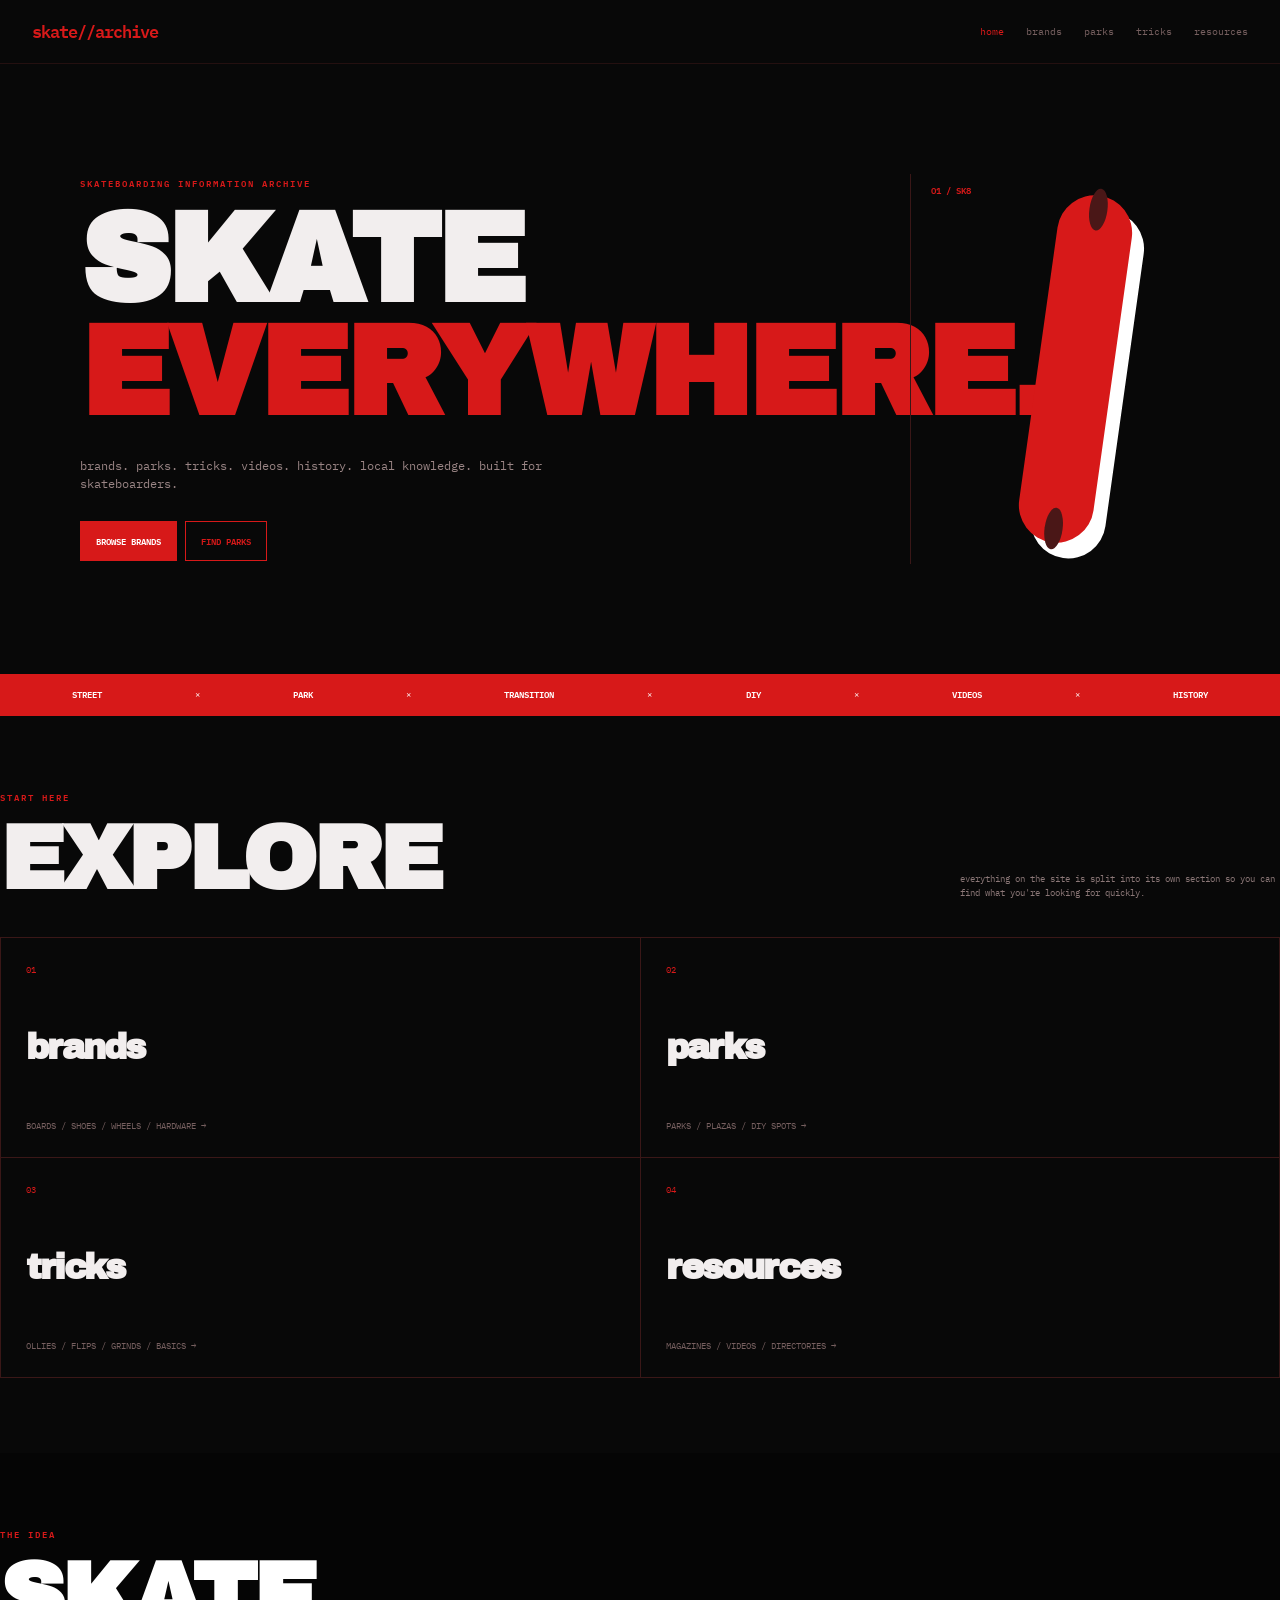
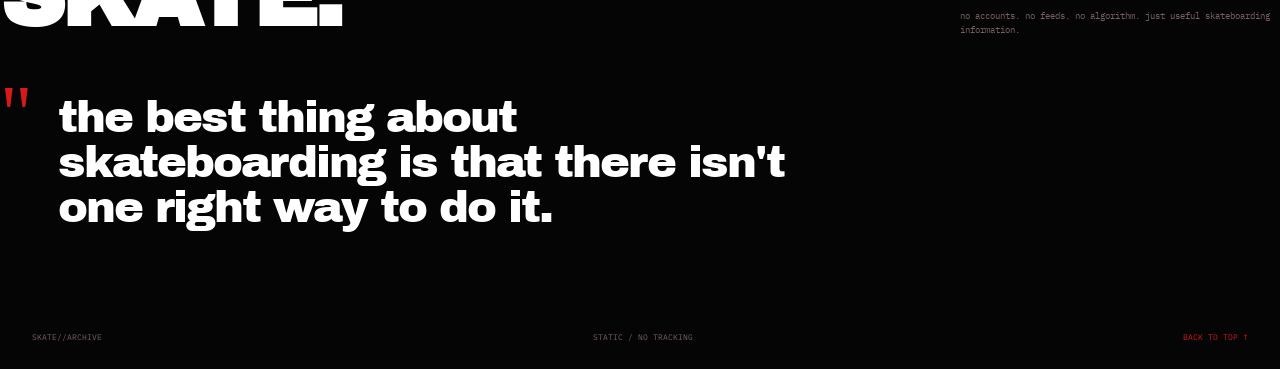
<file: index.html>
<!DOCTYPE html>
<html lang="en">
<head>
  <meta charset="UTF-8">
  <meta name="viewport" content="width=device-width, initial-scale=1.0">
  <title>skate//archive</title>
  <link rel="stylesheet" href="style.css">
</head>

<body>

<header class="site-header">
  <a href="index.html" class="logo">skate//archive</a>

  <nav class="main-nav">
    <a href="index.html" class="active">home</a>
    <a href="brands.html">brands</a>
    <a href="parks.html">parks</a>
    <a href="tricks.html">tricks</a>
    <a href="resources.html">resources</a>
  </nav>
</header>

<main>

  <section class="hero">
    <div class="hero-copy">

      <p class="eyebrow">skateboarding information archive</p>

      <h1>
        SKATE<br>
        <span>EVERYWHERE.</span>
      </h1>

      <p class="intro">
        brands. parks. tricks. videos. history.
        local knowledge. built for skateboarders.
      </p>

      <div class="actions">
        <a href="brands.html" class="button">browse brands</a>
        <a href="parks.html" class="button outline">find parks</a>
      </div>

    </div>

    <div class="hero-art">
      <div class="board"></div>
      <span class="hero-label">01 / SK8</span>
    </div>
  </section>

  <div class="ticker">
    <span>street</span>
    <b>×</b>
    <span>park</span>
    <b>×</b>
    <span>transition</span>
    <b>×</b>
    <span>diy</span>
    <b>×</b>
    <span>videos</span>
    <b>×</b>
    <span>history</span>
  </div>

  <section class="section">

    <div class="section-title">
      <div>
        <p class="eyebrow">start here</p>
        <h2>EXPLORE</h2>
      </div>

      <p>
        everything on the site is split into its own section
        so you can find what you're looking for quickly.
      </p>
    </div>

    <div class="home-grid">

      <a href="brands.html" class="home-card">
        <span>01</span>
        <strong>brands</strong>
        <small>boards / shoes / wheels / hardware →</small>
      </a>

      <a href="parks.html" class="home-card">
        <span>02</span>
        <strong>parks</strong>
        <small>parks / plazas / diy spots →</small>
      </a>

      <a href="tricks.html" class="home-card">
        <span>03</span>
        <strong>tricks</strong>
        <small>ollies / flips / grinds / basics →</small>
      </a>

      <a href="resources.html" class="home-card">
        <span>04</span>
        <strong>resources</strong>
        <small>magazines / videos / directories →</small>
      </a>

    </div>

  </section>

  <section class="section dark">

    <div class="section-title">
      <div>
        <p class="eyebrow">the idea</p>
        <h2>SKATE.</h2>
      </div>

      <p>
        no accounts. no feeds. no algorithm.
        just useful skateboarding information.
      </p>
    </div>

    <div class="quote">
      <span>"</span>
      <p>
        the best thing about skateboarding is that
        there isn't one right way to do it.
      </p>
    </div>

  </section>

</main>

<footer>
  <span>skate//archive</span>
  <span>static / no tracking</span>
  <a href="#top">back to top ↑</a>
</footer>

</body>
</html>
</file>
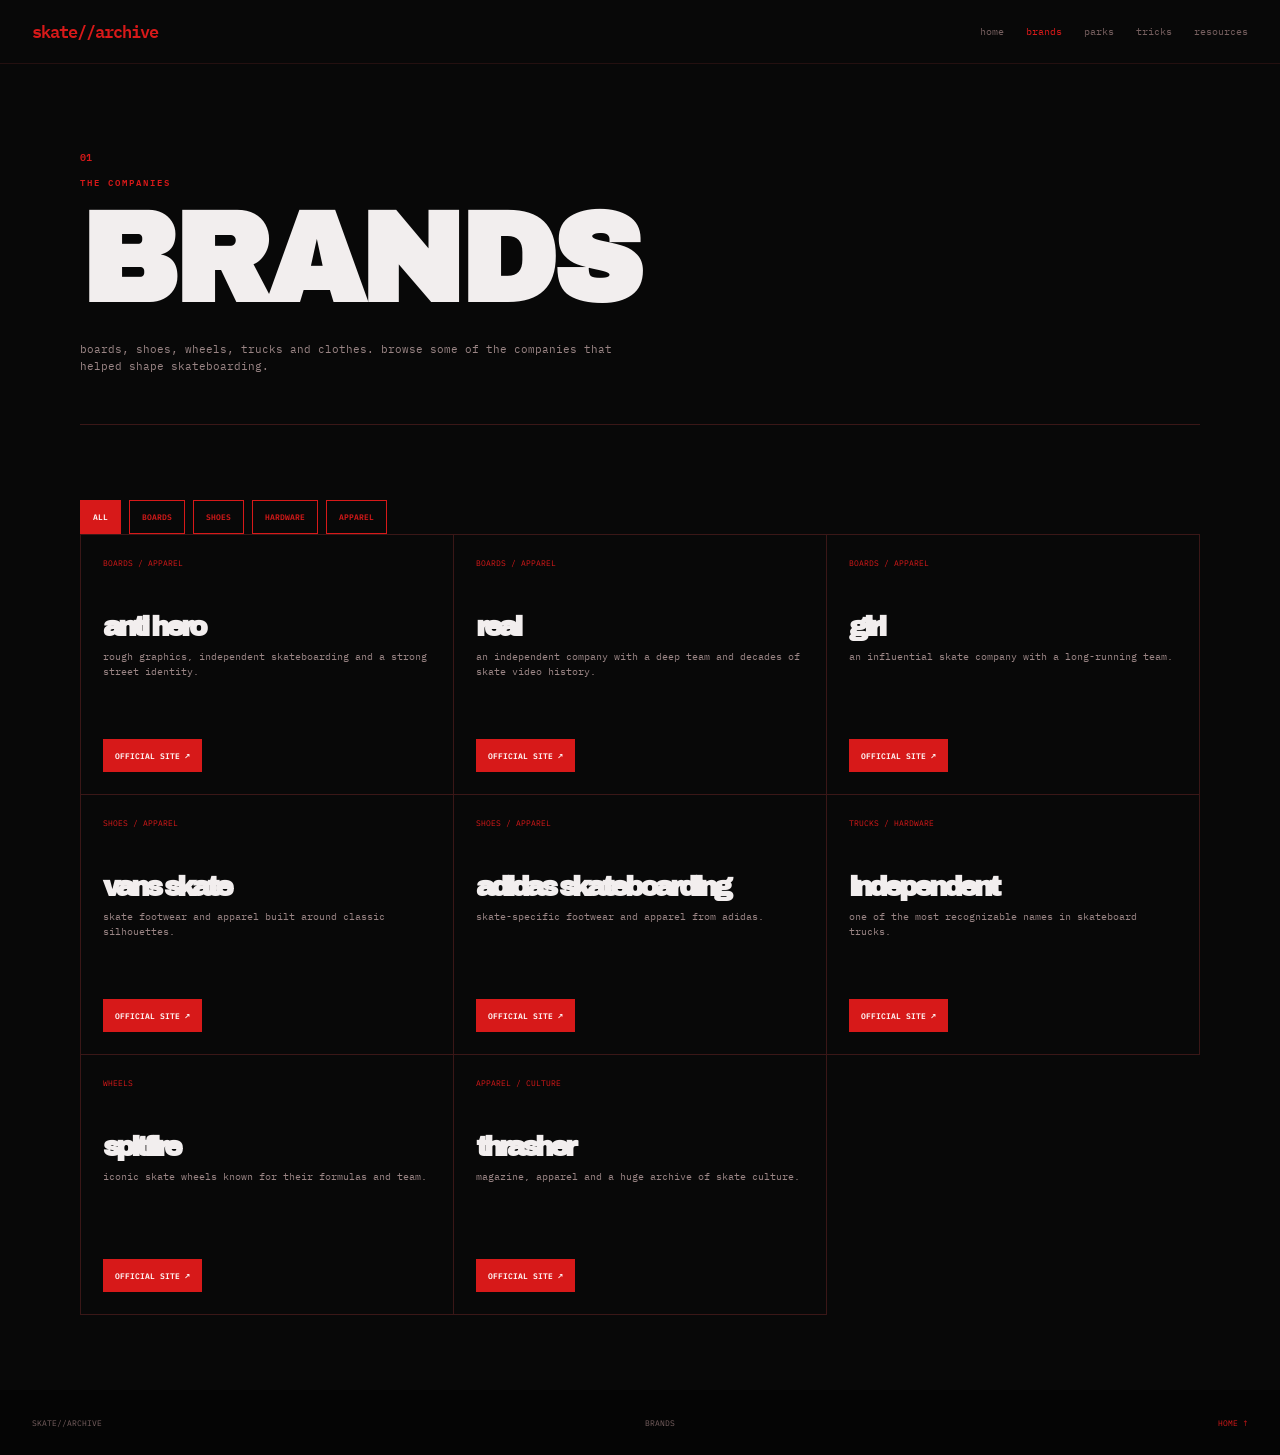
<file: brands.html>
<!DOCTYPE html>
<html lang="en">
<head>
  <meta charset="UTF-8">
  <meta name="viewport" content="width=device-width, initial-scale=1.0">
  <title>brands — skate//archive</title>
  <link rel="stylesheet" href="style.css">
</head>

<body>

<header class="site-header">
  <a href="index.html" class="logo">skate//archive</a>

  <nav class="main-nav">
    <a href="index.html">home</a>
    <a href="brands.html" class="active">brands</a>
    <a href="parks.html">parks</a>
    <a href="tricks.html">tricks</a>
    <a href="resources.html">resources</a>
  </nav>
</header>

<main>

  <div class="container">

    <section class="page-head">
      <p class="page-number">01</p>
      <p class="eyebrow">the companies</p>

      <h1>BRANDS</h1>

      <p>
        boards, shoes, wheels, trucks and clothes.
        browse some of the companies that helped shape skateboarding.
      </p>
    </section>

    <section class="section">

      <div class="filter-bar">
        <a href="#all" class="filter active">all</a>
        <a href="#boards" class="filter">boards</a>
        <a href="#shoes" class="filter">shoes</a>
        <a href="#hardware" class="filter">hardware</a>
        <a href="#apparel" class="filter">apparel</a>
      </div>

      <div class="grid">

        <article class="card" id="boards">
          <small>boards / apparel</small>
          <h3>anti hero</h3>
          <p>
            rough graphics, independent skateboarding
            and a strong street identity.
          </p>
          <a href="https://www.antiheroskateboards.com/"
             target="_blank"
             class="card-button">
            official site ↗
          </a>
        </article>

        <article class="card">
          <small>boards / apparel</small>
          <h3>real</h3>
          <p>
            an independent company with a deep team
            and decades of skate video history.
          </p>
          <a href="https://realskateboards.com/"
             target="_blank"
             class="card-button">
            official site ↗
          </a>
        </article>

        <article class="card">
          <small>boards / apparel</small>
          <h3>girl</h3>
          <p>
            an influential skate company with
            a long-running team.
          </p>
          <a href="https://girlskateboards.com/"
             target="_blank"
             class="card-button">
            official site ↗
          </a>
        </article>

        <article class="card" id="shoes">
          <small>shoes / apparel</small>
          <h3>vans skate</h3>
          <p>
            skate footwear and apparel built around
            classic silhouettes.
          </p>
          <a href="https://www.vans.com/en-us/skate"
             target="_blank"
             class="card-button">
            official site ↗
          </a>
        </article>

        <article class="card">
          <small>shoes / apparel</small>
          <h3>adidas skateboarding</h3>
          <p>
            skate-specific footwear and apparel
            from adidas.
          </p>
          <a href="https://www.adidas.com/us/skateboarding"
             target="_blank"
             class="card-button">
            official site ↗
          </a>
        </article>

        <article class="card" id="hardware">
          <small>trucks / hardware</small>
          <h3>independent</h3>
          <p>
            one of the most recognizable names
            in skateboard trucks.
          </p>
          <a href="https://nhsfunfactory.com/collections/independent"
             target="_blank"
             class="card-button">
            official site ↗
          </a>
        </article>

        <article class="card">
          <small>wheels</small>
          <h3>spitfire</h3>
          <p>
            iconic skate wheels known for their
            formulas and team.
          </p>
          <a href="https://spitfirewheels.com/"
             target="_blank"
             class="card-button">
            official site ↗
          </a>
        </article>

        <article class="card" id="apparel">
          <small>apparel / culture</small>
          <h3>thrasher</h3>
          <p>
            magazine, apparel and a huge archive
            of skate culture.
          </p>
          <a href="https://www.thrashermagazine.com/"
             target="_blank"
             class="card-button">
            official site ↗
          </a>
        </article>

      </div>

    </section>

  </div>

</main>

<footer>
  <span>skate//archive</span>
  <span>brands</span>
  <a href="index.html">home ↑</a>
</footer>

</body>
</html>
</file>
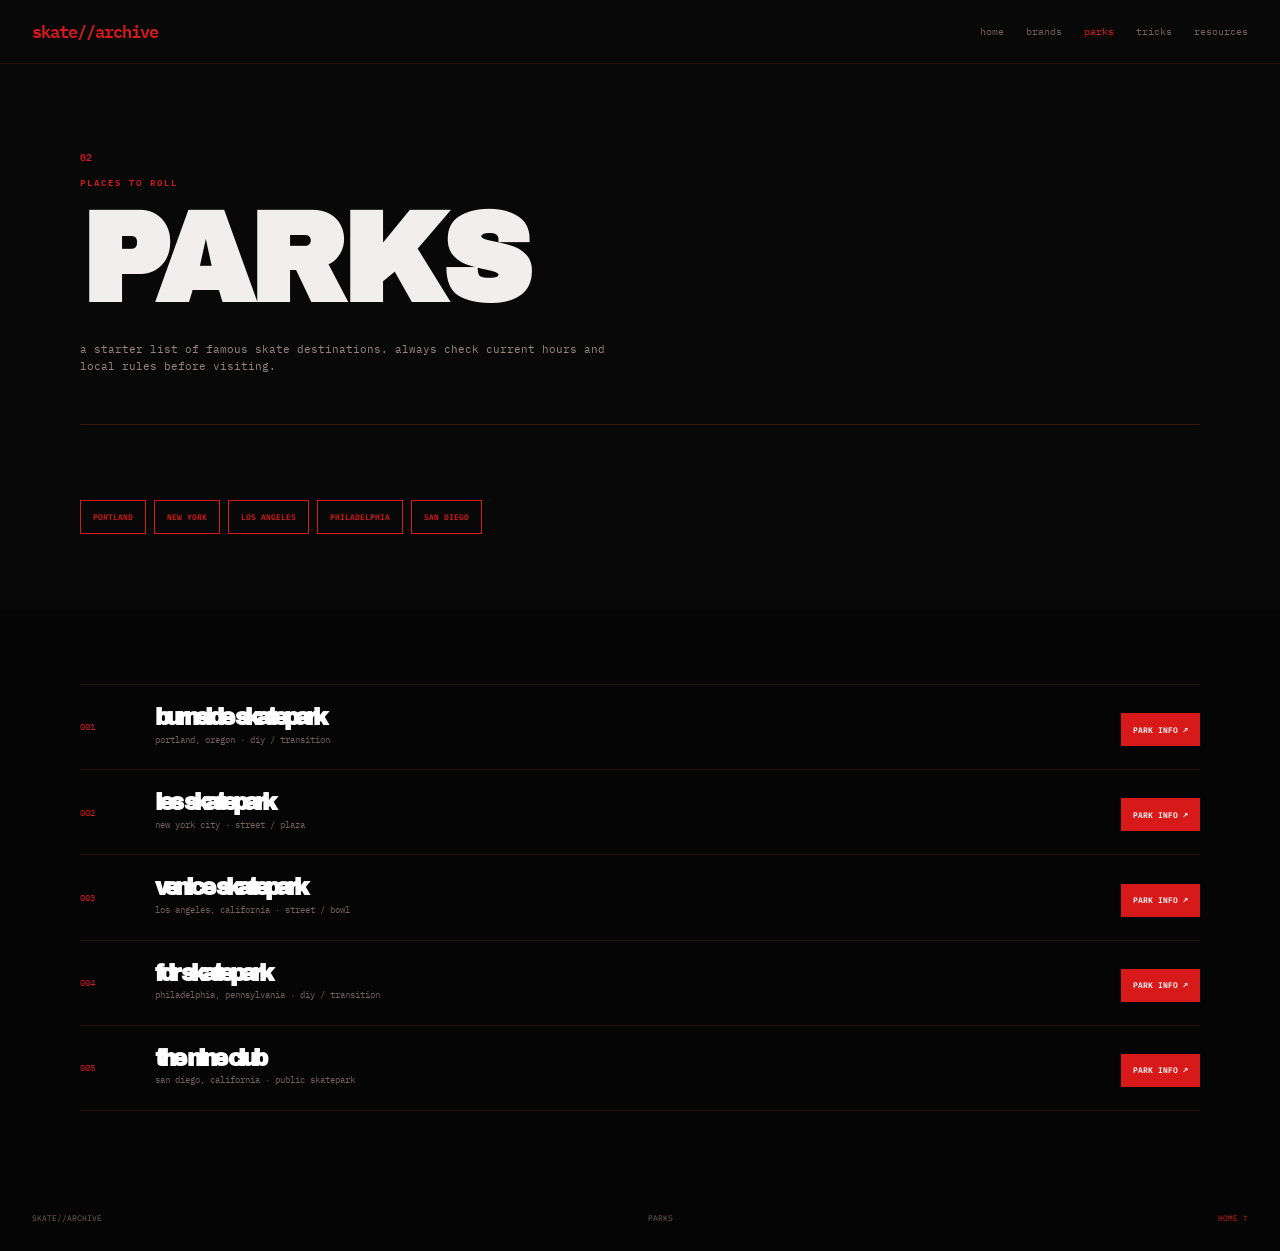
<file: parks.html>
<!DOCTYPE html>
<html lang="en">
<head>
  <meta charset="UTF-8">
  <meta name="viewport" content="width=device-width, initial-scale=1.0">
  <title>parks — skate//archive</title>
  <link rel="stylesheet" href="style.css">
</head>

<body>

<header class="site-header">
  <a href="index.html" class="logo">skate//archive</a>

  <nav class="main-nav">
    <a href="index.html">home</a>
    <a href="brands.html">brands</a>
    <a href="parks.html" class="active">parks</a>
    <a href="tricks.html">tricks</a>
    <a href="resources.html">resources</a>
  </nav>
</header>

<main>

  <div class="container">

    <section class="page-head">
      <p class="page-number">02</p>
      <p class="eyebrow">places to roll</p>

      <h1>PARKS</h1>

      <p>
        a starter list of famous skate destinations.
        always check current hours and local rules before visiting.
      </p>
    </section>

    <section class="section">

      <div class="button-row">
        <a href="#portland" class="filter">portland</a>
        <a href="#new-york" class="filter">new york</a>
        <a href="#los-angeles" class="filter">los angeles</a>
        <a href="#philadelphia" class="filter">philadelphia</a>
        <a href="#san-diego" class="filter">san diego</a>
      </div>

    </section>

  </div>

  <section class="section dark">

    <div class="container">

      <div class="list">

        <article class="list-item" id="portland">
          <span class="num">001</span>

          <div>
            <h3>burnside skatepark</h3>
            <p>portland, oregon · diy / transition</p>
          </div>

          <a
            href="https://www.portland.gov/parks/burnside-skatepark"
            target="_blank"
            class="card-button">
            park info ↗
          </a>
        </article>

        <article class="list-item" id="new-york">
          <span class="num">002</span>

          <div>
            <h3>les skatepark</h3>
            <p>new york city · street / plaza</p>
          </div>

          <a
            href="https://www.nycgovparks.org/parks/coleman-playground/facilities/skateparks"
            target="_blank"
            class="card-button">
            park info ↗
          </a>
        </article>

        <article class="list-item" id="los-angeles">
          <span class="num">003</span>

          <div>
            <h3>venice skatepark</h3>
            <p>los angeles, california · street / bowl</p>
          </div>

          <a
            href="https://www.laparks.org/skatepark/venice"
            target="_blank"
            class="card-button">
            park info ↗
          </a>
        </article>

        <article class="list-item" id="philadelphia">
          <span class="num">004</span>

          <div>
            <h3>fdr skatepark</h3>
            <p>philadelphia, pennsylvania · diy / transition</p>
          </div>

          <a
            href="https://www.phila.gov/parks-rec-finder/"
            target="_blank"
            class="card-button">
            park info ↗
          </a>
        </article>

        <article class="list-item" id="san-diego">
          <span class="num">005</span>

          <div>
            <h3>the nine club</h3>
            <p>san diego, california · public skatepark</p>
          </div>

          <a
            href="https://www.sandiego.gov/park-and-recreation/parks/regional/missionbay/nine"
            target="_blank"
            class="card-button">
            park info ↗
          </a>
        </article>

      </div>

    </div>

  </section>

</main>

<footer>
  <span>skate//archive</span>
  <span>parks</span>
  <a href="index.html">home ↑</a>
</footer>

</body>
</html>
</file>
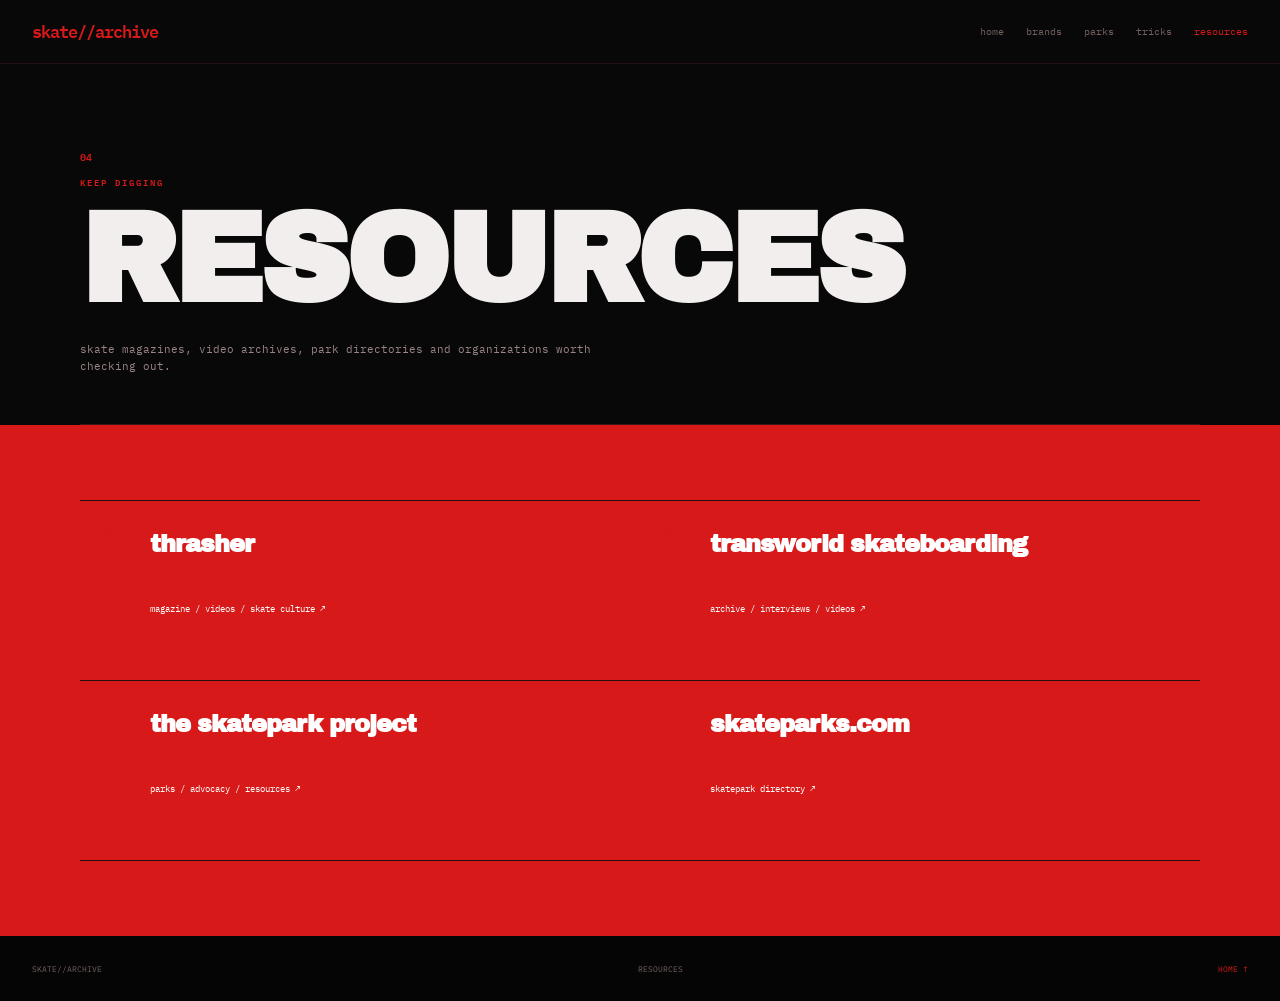
<file: resources.html>
<!DOCTYPE html>
<html lang="en">
<head>
  <meta charset="UTF-8">
  <meta name="viewport" content="width=device-width, initial-scale=1.0">
  <title>resources — skate//archive</title>
  <link rel="stylesheet" href="style.css">
</head>

<body>

<header class="site-header">
  <a href="index.html" class="logo">skate//archive</a>

  <nav class="main-nav">
    <a href="index.html">home</a>
    <a href="brands.html">brands</a>
    <a href="parks.html">parks</a>
    <a href="tricks.html">tricks</a>
    <a href="resources.html" class="active">resources</a>
  </nav>
</header>

<main>

<div class="container">

  <section class="page-head">
    <p class="page-number">04</p>
    <p class="eyebrow">keep digging</p>

    <h1>RESOURCES</h1>

    <p>
      skate magazines, video archives, park directories
      and organizations worth checking out.
    </p>
  </section>

</div>

<section class="section red">

  <div class="container">

    <div class="resource-grid">

      <a
        href="https://www.thrashermagazine.com/"
        target="_blank"
        class="resource-card">

        <span>01</span>

        <strong>thrasher</strong>

        <small>
          magazine / videos / skate culture ↗
        </small>

      </a>

      <a
        href="https://skateboarding.transworld.net/"
        target="_blank"
        class="resource-card">

        <span>02</span>

        <strong>transworld skateboarding</strong>

        <small>
          archive / interviews / videos ↗
        </small>

      </a>

      <a
        href="https://www.skatepark.org/"
        target="_blank"
        class="resource-card">

        <span>03</span>

        <strong>the skatepark project</strong>

        <small>
          parks / advocacy / resources ↗
        </small>

      </a>

      <a
        href="https://www.skateparks.com/"
        target="_blank"
        class="resource-card">

        <span>04</span>

        <strong>skateparks.com</strong>

        <small>
          skatepark directory ↗
        </small>

      </a>

    </div>

  </div>

</section>

</main>

<footer>
  <span>skate//archive</span>
  <span>resources</span>
  <a href="index.html">home ↑</a>
</footer>

</body>
</html>
</file>
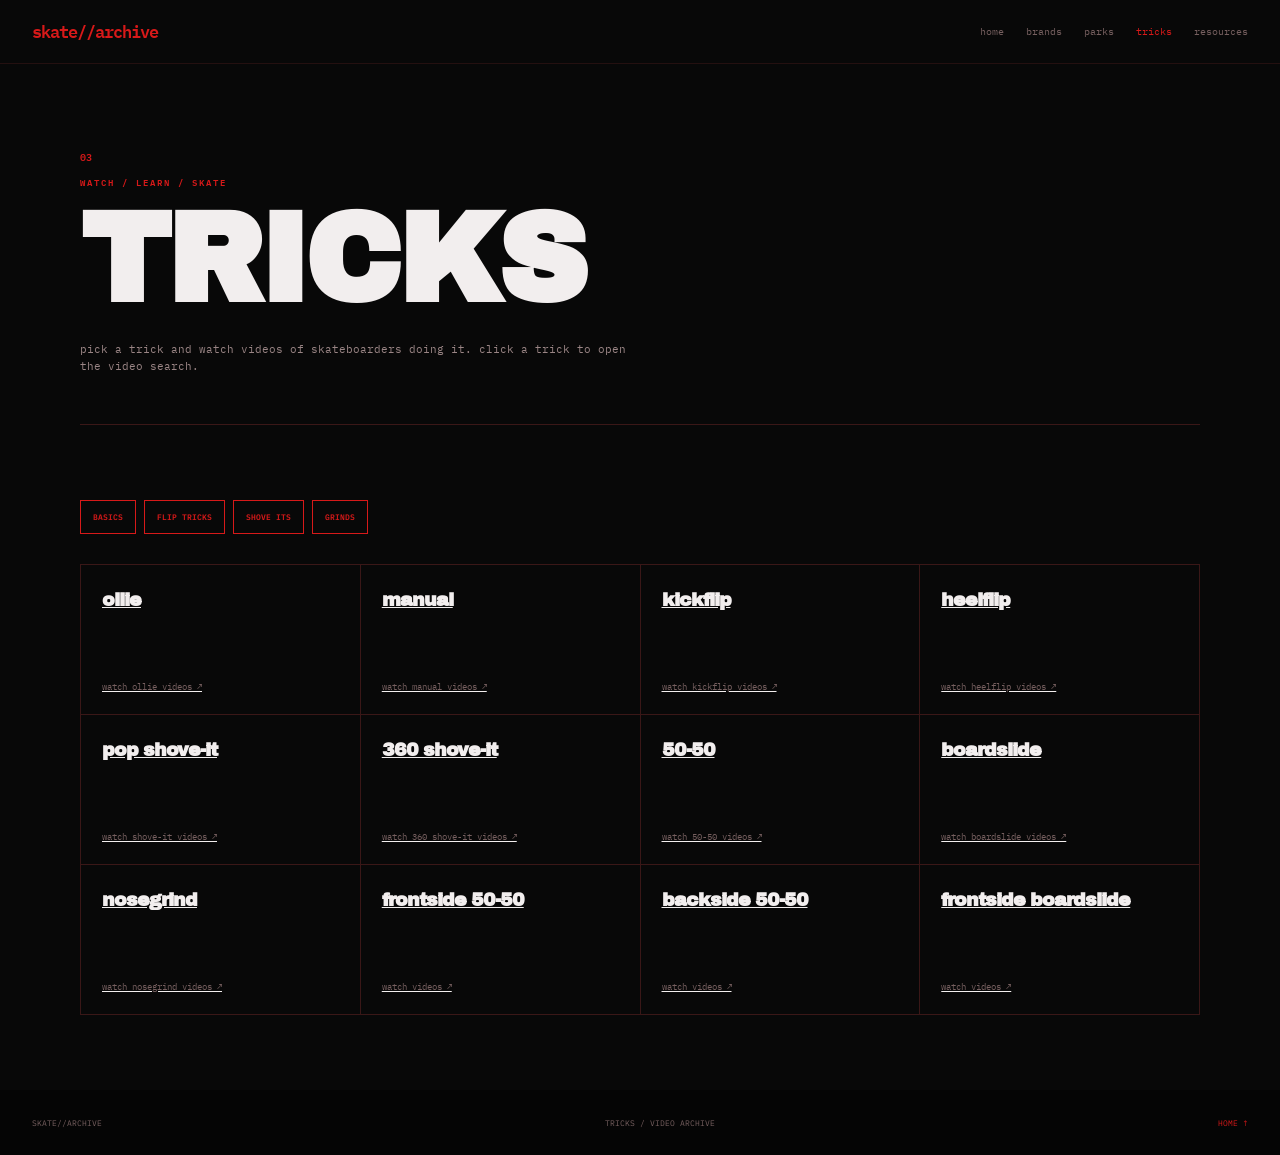
<file: tricks.html>
<!DOCTYPE html>
<html lang="en">
<head>
  <meta charset="UTF-8">
  <meta name="viewport" content="width=device-width, initial-scale=1.0">
  <title>tricks — skate//archive</title>
  <link rel="stylesheet" href="style.css">
</head>

<body>

<header class="site-header">
  <a href="index.html" class="logo">skate//archive</a>

  <nav class="main-nav">
    <a href="index.html">home</a>
    <a href="brands.html">brands</a>
    <a href="parks.html">parks</a>
    <a href="tricks.html" class="active">tricks</a>
    <a href="resources.html">resources</a>
  </nav>
</header>

<main>

  <div class="container">

    <section class="page-head">
      <p class="page-number">03</p>
      <p class="eyebrow">watch / learn / skate</p>

      <h1>TRICKS</h1>

      <p>
        pick a trick and watch videos of skateboarders
        doing it. click a trick to open the video search.
      </p>
    </section>

    <section class="section">

      <div class="button-row">
        <a href="#basics" class="filter">basics</a>
        <a href="#flips" class="filter">flip tricks</a>
        <a href="#shoves" class="filter">shove its</a>
        <a href="#grinds" class="filter">grinds</a>
      </div>

      <div class="tricks">

        <a
          href="https://www.youtube.com/results?search_query=how+to+ollie+skateboard"
          target="_blank"
          class="trick"
          id="basics">

          <b>ollie</b>
          <span>watch ollie videos ↗</span>

        </a>

        <a
          href="https://www.youtube.com/results?search_query=how+to+manual+skateboard"
          target="_blank"
          class="trick">

          <b>manual</b>
          <span>watch manual videos ↗</span>

        </a>

        <a
          href="https://www.youtube.com/results?search_query=how+to+kickflip+skateboard"
          target="_blank"
          class="trick"
          id="flips">

          <b>kickflip</b>
          <span>watch kickflip videos ↗</span>

        </a>

        <a
          href="https://www.youtube.com/results?search_query=how+to+heelflip+skateboard"
          target="_blank"
          class="trick">

          <b>heelflip</b>
          <span>watch heelflip videos ↗</span>

        </a>

        <a
          href="https://www.youtube.com/results?search_query=how+to+pop+shove+it+skateboard"
          target="_blank"
          class="trick"
          id="shoves">

          <b>pop shove-it</b>
          <span>watch shove-it videos ↗</span>

        </a>

        <a
          href="https://www.youtube.com/results?search_query=how+to+360+shove+it+skateboard"
          target="_blank"
          class="trick">

          <b>360 shove-it</b>
          <span>watch 360 shove-it videos ↗</span>

        </a>

        <a
          href="https://www.youtube.com/results?search_query=how+to+50-50+grind+skateboard"
          target="_blank"
          class="trick"
          id="grinds">

          <b>50-50</b>
          <span>watch 50-50 videos ↗</span>

        </a>

        <a
          href="https://www.youtube.com/results?search_query=how+to+boardslide+skateboard"
          target="_blank"
          class="trick">

          <b>boardslide</b>
          <span>watch boardslide videos ↗</span>

        </a>

        <a
          href="https://www.youtube.com/results?search_query=how+to+nosegrind+skateboard"
          target="_blank"
          class="trick">

          <b>nosegrind</b>
          <span>watch nosegrind videos ↗</span>

        </a>

        <a
          href="https://www.youtube.com/results?search_query=how+to+frontside+50-50+skateboard"
          target="_blank"
          class="trick">

          <b>frontside 50-50</b>
          <span>watch videos ↗</span>

        </a>

        <a
          href="https://www.youtube.com/results?search_query=how+to+backside+50-50+skateboard"
          target="_blank"
          class="trick">

          <b>backside 50-50</b>
          <span>watch videos ↗</span>

        </a>

        <a
          href="https://www.youtube.com/results?search_query=how+to+frontside+boardslide+skateboard"
          target="_blank"
          class="trick">

          <b>frontside boardslide</b>
          <span>watch videos ↗</span>

        </a>

      </div>

    </section>

  </div>

</main>

<footer>
  <span>skate//archive</span>
  <span>tricks / video archive</span>
  <a href="index.html">home ↑</a>
</footer>

</body>
</html>
</file>
<file: style.css>
@import url('https://fonts.googleapis.com/css2?family=Archivo+Black&family=IBM+Plex+Mono:wght@400;500;600&display=swap');

:root {
  --black: #080808;
  --white: #f2eeee;
  --red: #d71919;
  --dark-red: #9f1010;
  --gray: #8b7777;
  --border: #3a1717;
  --dark-border: #241010;
}

* {
  box-sizing: border-box;
}

html {
  scroll-behavior: smooth;
}

body {
  margin: 0;
  background: var(--black);
  color: var(--white);
  font-family: "IBM Plex Mono", monospace;
  font-size: 13px;
  line-height: 1.5;
}

a {
  color: inherit;
}

::selection {
  background: var(--red);
  color: #fff;
}


/* =========================
   header
========================= */

.site-header {
  position: sticky;
  top: 0;
  z-index: 100;

  height: 64px;
  padding: 0 32px;

  display: flex;
  align-items: center;
  justify-content: space-between;

  background: var(--black);
  color: #fff;

  border-bottom: 1px solid var(--dark-border);
}

.logo {
  color: var(--red);
  text-decoration: none;

  font-size: 17px;
  font-weight: 600;

  letter-spacing: -1px;
}

.main-nav {
  display: flex;
  align-items: center;
  gap: 22px;
}

.main-nav a {
  color: #765f5f;

  text-decoration: none;

  font-size: 10px;
  text-transform: lowercase;

  transition: color .15s ease;
}

.main-nav a:hover,
.main-nav a.active {
  color: var(--red);
}


/* =========================
   layout
========================= */

.container {
  width: min(1200px, 100%);
  margin: 0 auto;
  padding: 0 40px;
}


/* =========================
   hero
========================= */

.hero {
  min-height: 610px;

  display: grid;
  grid-template-columns: 1fr 330px;
  align-items: center;

  gap: 70px;

  padding: 80px 40px;

  width: min(1200px, 100%);
  margin: auto;
}

.hero-copy {
  max-width: 760px;
}

.eyebrow {
  margin: 0 0 14px;

  color: var(--red);

  font-size: 9px;
  font-weight: 600;

  letter-spacing: 2px;
  text-transform: uppercase;
}

h1,
h2,
h3 {
  margin-top: 0;

  font-family: "Archivo Black", Impact, sans-serif;
  font-weight: 900;

  line-height: .9;
  letter-spacing: -4px;
}

h1 {
  margin-bottom: 0;

  font-size: clamp(70px, 10vw, 125px);
}

h1 span {
  color: var(--red);
}

h2 {
  margin-bottom: 0;

  font-size: clamp(55px, 7vw, 90px);
}

.intro {
  max-width: 530px;

  margin: 28px 0;

  color: #9a8585;

  font-size: 12px;
}

.actions,
.button-row {
  display: flex;
  flex-wrap: wrap;
  gap: 8px;
}

.button {
  min-height: 40px;
  padding: 0 15px;

  display: inline-flex;
  align-items: center;
  justify-content: center;

  background: var(--red);
  border: 1px solid var(--red);

  color: #fff;

  text-decoration: none;
  text-transform: uppercase;

  font-size: 9px;
  font-weight: 600;
}

.button:hover {
  background: #fff;
  border-color: #fff;
  color: var(--black);
}

.button.outline {
  background: transparent;
  color: var(--red);
  border-color: var(--red);
}

.button.outline:hover {
  background: var(--red);
  color: #fff;
}


/* =========================
   board graphic
========================= */

.hero-art {
  height: 390px;

  position: relative;

  display: flex;
  align-items: center;
  justify-content: center;

  border-left: 1px solid var(--border);
}

.board {
  width: 75px;
  height: 350px;

  position: relative;

  background: var(--red);

  border-radius: 45px;

  transform: rotate(8deg);

  box-shadow: 14px 14px 0 #fff;
}

.board::before,
.board::after {
  content: "";

  position: absolute;
  left: 50%;

  width: 18px;
  height: 42px;

  transform: translateX(-50%);

  border-radius: 50%;

  background: #4a1717;
}

.board::before {
  top: -7px;
}

.board::after {
  bottom: -7px;
}

.hero-label {
  position: absolute;

  top: 10px;
  left: 20px;

  color: var(--red);

  font-size: 9px;
  font-weight: 600;
}


/* =========================
   ticker
========================= */

.ticker {
  min-height: 42px;

  padding: 0 25px;

  display: flex;
  align-items: center;
  justify-content: space-around;

  background: var(--red);
  color: #fff;

  font-size: 9px;
  font-weight: 600;

  text-transform: uppercase;
}

.ticker b {
  font-weight: 400;
}


/* =========================
   page heading
========================= */

.page-head {
  padding: 85px 0 50px;

  border-bottom: 1px solid var(--border);
}

.page-number {
  margin: 0 0 12px;

  color: var(--red);

  font-size: 10px;
  font-weight: 600;
}

.page-head h1 {
  margin-bottom: 25px;
}

.page-head > p:last-child {
  max-width: 560px;

  margin: 0;

  color: #9a8585;

  font-size: 11px;
}


/* =========================
   sections
========================= */

.section {
  padding: 75px 0;
}

.section.dark {
  background: #050505;
  color: #fff;
}

.section.red {
  background: var(--red);
  color: #fff;
}

.section-title {
  margin-bottom: 38px;

  display: flex;
  align-items: flex-end;
  justify-content: space-between;

  gap: 30px;
}

.section-title > p {
  max-width: 320px;

  margin: 0;

  color: var(--gray);

  font-size: 9px;
}

.dark .section-title > p {
  color: #765f5f;
}


/* =========================
   buttons
========================= */

.filter {
  min-height: 34px;

  padding: 0 12px;

  display: inline-flex;
  align-items: center;

  background: transparent;

  border: 1px solid var(--red);

  color: var(--red);

  text-decoration: none;
  text-transform: uppercase;

  font-size: 8px;
  font-weight: 600;
}

.filter:hover,
.filter.active {
  background: var(--red);
  color: #fff;
}


/* =========================
   home cards
========================= */

.home-grid {
  display: grid;
  grid-template-columns: repeat(2, 1fr);

  border-top: 1px solid var(--border);
  border-left: 1px solid var(--border);
}

.home-card {
  min-height: 220px;

  padding: 25px;

  display: flex;
  flex-direction: column;
  justify-content: space-between;

  border-right: 1px solid var(--border);
  border-bottom: 1px solid var(--border);

  text-decoration: none;
}

.home-card span {
  color: var(--red);

  font-size: 9px;
}

.home-card strong {
  font-family: "Archivo Black", Impact, sans-serif;

  font-size: 35px;
  letter-spacing: -2px;

  text-transform: lowercase;
}

.home-card small {
  color: #765f5f;

  font-size: 9px;
  text-transform: uppercase;
}

.home-card:hover {
  background: var(--red);
  color: #fff;
}

.home-card:hover small,
.home-card:hover span {
  color: #fff;
}


/* =========================
   brand grid
========================= */

.grid {
  display: grid;
  grid-template-columns: repeat(3, 1fr);

  border-top: 1px solid var(--border);
  border-left: 1px solid var(--border);
}

.card {
  min-height: 260px;

  padding: 22px;

  display: flex;
  flex-direction: column;

  border-right: 1px solid var(--border);
  border-bottom: 1px solid var(--border);
}

.card small {
  color: var(--red);

  font-size: 8px;

  text-transform: uppercase;
}

.card h3 {
  margin: 45px 0 10px;

  font-size: 28px;

  text-transform: lowercase;
}

.card p {
  margin: 0 0 20px;

  color: #9a8585;

  font-size: 10px;
}

.card-button {
  align-self: flex-start;

  margin-top: auto;

  min-height: 33px;

  padding: 0 11px;

  display: inline-flex;
  align-items: center;

  background: var(--red);
  border: 1px solid var(--red);

  color: #fff;

  text-decoration: none;
  text-transform: uppercase;

  font-size: 8px;
  font-weight: 600;
}

.card-button:hover {
  background: #fff;
  border-color: #fff;
  color: #000;
}


/* =========================
   parks
========================= */

.list {
  border-top: 1px solid var(--dark-border);
}

.list-item {
  display: grid;
  grid-template-columns: 55px 1fr auto;

  align-items: center;

  gap: 20px;

  padding: 23px 0;

  border-bottom: 1px solid var(--dark-border);
}

.list-item .num {
  color: var(--red);

  font-size: 9px;
}

.list-item h3 {
  margin: 0;

  font-size: 23px;

  text-transform: lowercase;
}

.list-item p {
  margin: 4px 0 0;

  color: #765f5f;

  font-size: 9px;
}

.dark .card-button {
  background: var(--red);
  border-color: var(--red);
  color: #fff;
}

.dark .card-button:hover {
  background: #fff;
  border-color: #fff;
  color: #000;
}


/* =========================
   tricks
========================= */

.tricks {
  display: grid;
  grid-template-columns: repeat(4, 1fr);

  border-top: 1px solid var(--border);
  border-left: 1px solid var(--border);

  margin-top: 30px;
}

.trick {
  min-height: 150px;

  padding: 21px;

  display: flex;
  flex-direction: column;
  justify-content: space-between;

  border-right: 1px solid var(--border);
  border-bottom: 1px solid var(--border);
}

.trick b {
  font-family: "Archivo Black", Impact, sans-serif;

  font-size: 19px;
  letter-spacing: -1px;

  text-transform: lowercase;
}

.trick span {
  color: #765f5f;

  font-size: 9px;
}


/* =========================
   resources
========================= */

.resource-grid {
  display: grid;
  grid-template-columns: repeat(2, 1fr);

  border-top: 1px solid #241010;
}

.resource-card {
  min-height: 180px;

  padding: 25px;

  display: grid;
  grid-template-columns: 45px 1fr;

  text-decoration: none;

  border-bottom: 1px solid #241010;
}

.resource-card span {
  grid-row: 1 / 3;

  color: var(--red);

  font-size: 9px;
}

.resource-card strong {
  font-family: "Archivo Black", Impact, sans-serif;

  font-size: 24px;
  letter-spacing: -1px;

  text-transform: lowercase;
}

.resource-card small {
  font-size: 9px;
}

.resource-card:hover {
  background: var(--red);
  color: #fff;
}


/* =========================
   quote
========================= */

.quote {
  max-width: 800px;

  display: flex;
  gap: 25px;

  padding-top: 20px;
}

.quote span {
  color: var(--red);

  font-family: Georgia, serif;

  font-size: 80px;

  line-height: .5;
}

.quote p {
  margin: 0;

  font-family: "Archivo Black", Impact, sans-serif;

  font-size: clamp(25px, 4vw, 45px);

  line-height: 1;

  letter-spacing: -2px;
}


/* =========================
   footer
========================= */

footer {
  min-height: 65px;

  padding: 20px 32px;

  display: flex;
  align-items: center;
  justify-content: space-between;

  gap: 20px;

  background: #050505;
  color: #765f5f;

  font-size: 8px;

  text-transform: uppercase;
}

footer a {
  color: var(--red);

  text-decoration: none;
}

footer a:hover {
  color: #fff;
}


/* =========================
   tablet
========================= */

@media (max-width: 850px) {

  .container {
    padding: 0 25px;
  }

  .hero {
    grid-template-columns: 1fr;
    padding: 75px 25px;
  }

  .hero-art {
    display: none;
  }

  .section-title {
    display: block;
  }

  .section-title > p {
    margin-top: 15px;
  }

  .grid {
    grid-template-columns: repeat(2, 1fr);
  }

  .tricks {
    grid-template-columns: repeat(2, 1fr);
  }

}


/* =========================
   mobile
========================= */

@media (max-width: 560px) {

  .site-header {
    height: 58px;

    padding: 0 18px;
  }

  .logo {
    font-size: 14px;
  }

  .main-nav {
    gap: 9px;
  }

  .main-nav a {
    font-size: 8px;
  }

  .container {
    padding: 0 18px;
  }

  .hero {
    padding: 65px 18px;
  }

  h1 {
    font-size: 60px;

    letter-spacing: -3px;
  }

  .page-head {
    padding: 65px 0 40px;
  }

  .section {
    padding: 60px 0;
  }

  h2 {
    font-size: 54px;
  }

  .home-grid,
  .grid,
  .tricks,
  .resource-grid {
    grid-template-columns: 1fr;
  }

  .card {
    min-height: 230px;
  }

  .list-item {
    grid-template-columns: 35px 1fr;
    gap: 12px;
  }

  .list-item .card-button {
    grid-column: 2;
    width: max-content;
  }

  .ticker {
    justify-content: flex-start;

    gap: 18px;

    overflow-x: auto;
    white-space: nowrap;
  }

  footer {
    padding: 20px;

    flex-direction: column;
    align-items: flex-start;
  }

}
</file>
